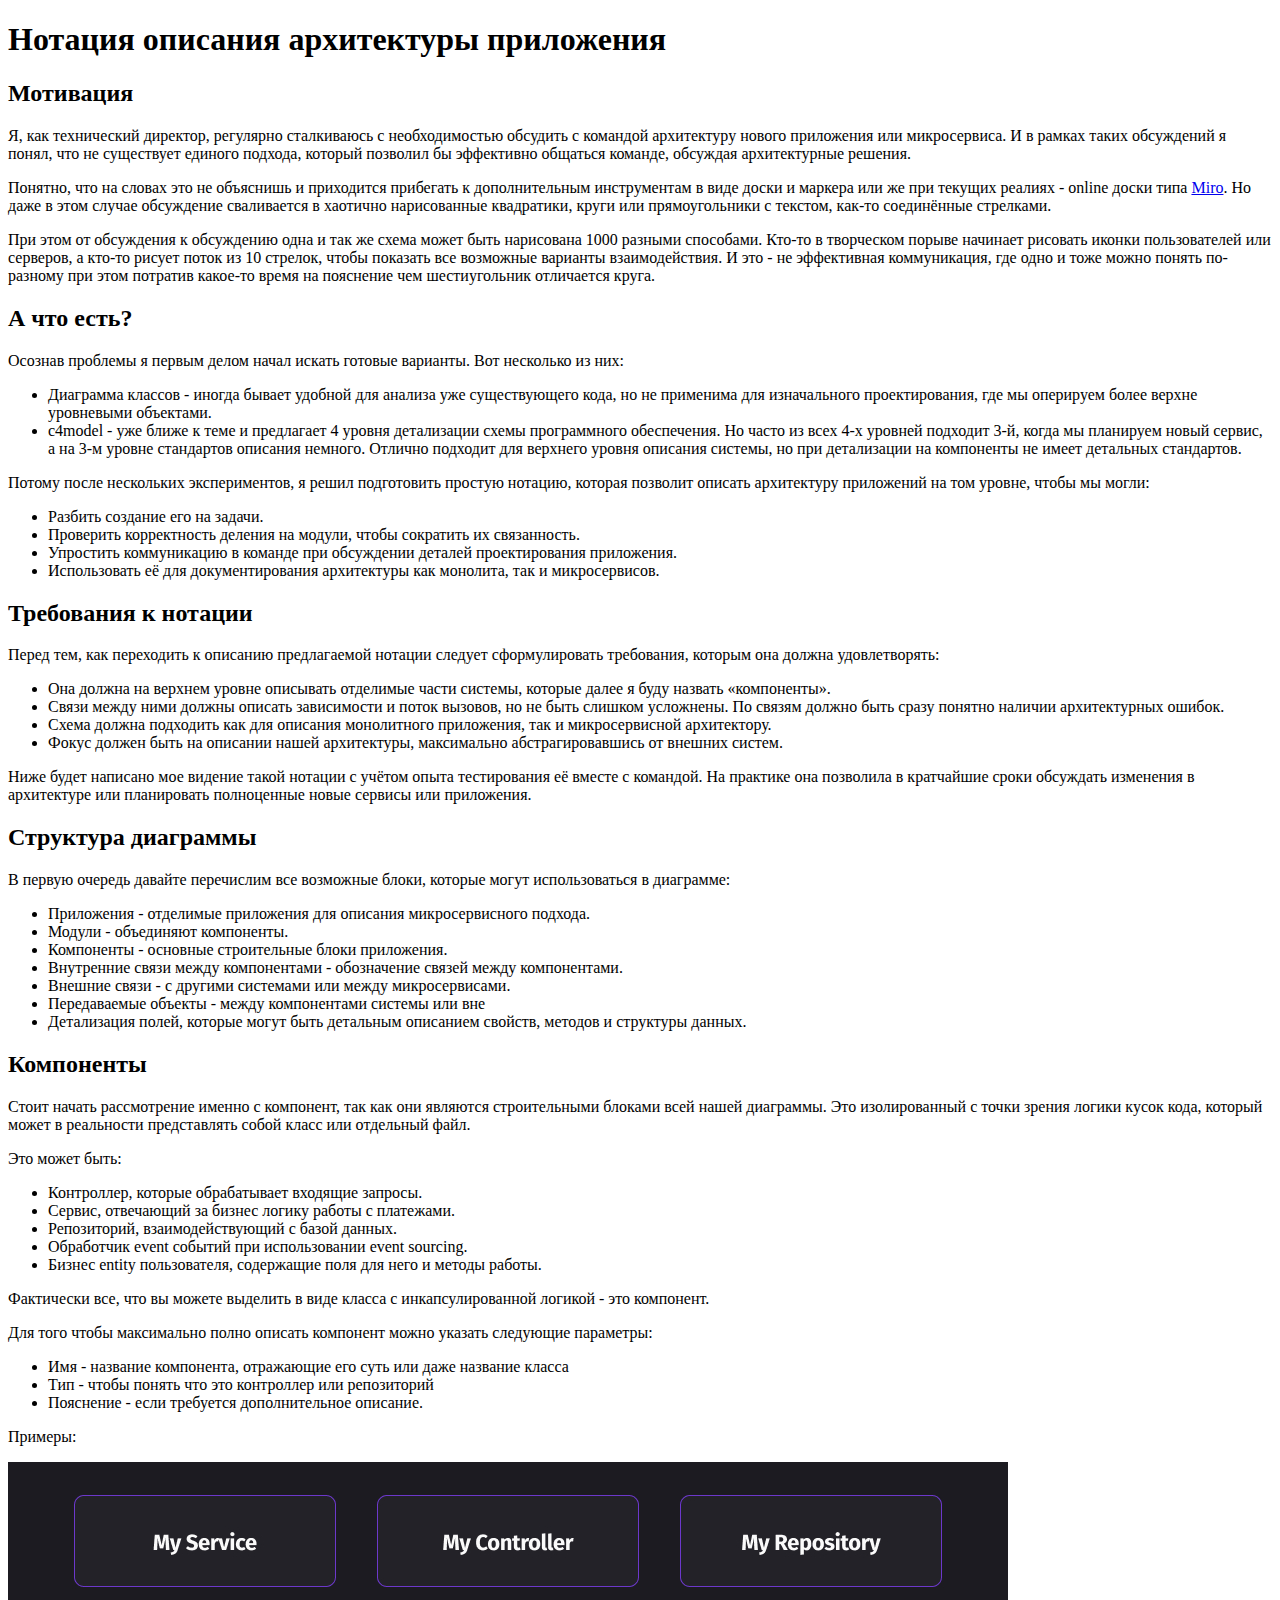
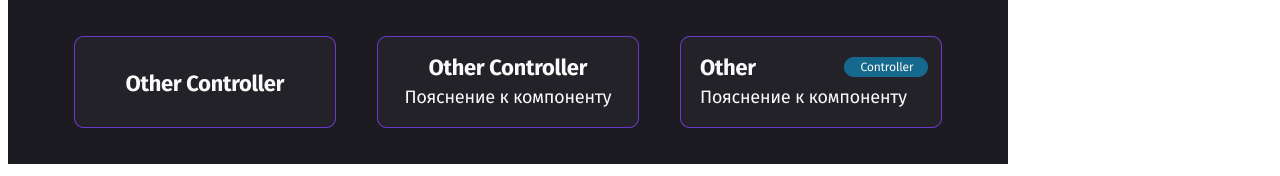
<file: index.html>
<!doctype html>
<html lang="ru">
<head>
  <meta charset="UTF-8">
  <meta name="viewport"
        content="width=device-width, user-scalable=no, initial-scale=1.0, maximum-scale=1.0, minimum-scale=1.0">
  <meta http-equiv="X-UA-Compatible" content="ie=edge">
  <title>Document</title>
</head>
<body>
<header>

</header>
<h1>Нотация описания архитектуры приложения</h1>
<h2>Мотивация</h2>
<p>Я, как технический директор, регулярно сталкиваюсь с необходимостью обсудить с командой архитектуру нового приложения
  или микросервиса. И в рамках таких обсуждений я понял, что не существует единого подхода, который позволил бы
  эффективно общаться команде, обсуждая архитектурные решения.</p>
<p>Понятно, что на словах это не объяснишь и приходится прибегать к дополнительным инструментам в виде доски и маркера
  или же при текущих реалиях - online доски типа <a href="https://miro.com/" target="_blank">Miro</a>. Но даже в этом
  случае
  обсуждение сваливается в хаотично
  нарисованные квадратики, круги или прямоугольники с текстом, как-то соединённые стрелками.</p>
<p>При этом от обсуждения к обсуждению одна и так же схема может быть нарисована 1000 разными способами. Кто-то в
  творческом порыве начинает рисовать иконки пользователей или серверов, а кто-то рисует поток из 10 стрелок, чтобы
  показать все возможные варианты взаимодействия. И это - не эффективная коммуникация, где одно и тоже можно понять
  по-разному при этом потратив какое-то время на пояснение чем шестиугольник отличается круга.</p>
<h2>А что есть?</h2>
<p>Осознав проблемы я первым делом начал искать готовые варианты. Вот несколько из них:</p>
<ul>
  <li>
    Диаграмма классов - иногда бывает удобной для анализа уже существующего кода, но не применима для изначального
    проектирования, где мы оперируем более верхне уровневыми объектами.
  </li>
  <li>
    c4model - уже ближе к теме и предлагает 4 уровня детализации схемы программного обеспечения. Но часто из всех 4-х
    уровней подходит 3-й, когда мы планируем новый сервис, а на 3-м уровне стандартов описания немного. Отлично подходит
    для верхнего уровня описания системы, но при детализации на компоненты не имеет детальных стандартов.
  </li>
</ul>
<p>Потому после нескольких экспериментов, я решил подготовить простую нотацию, которая позволит описать архитектуру
  приложений на том уровне, чтобы мы могли:</p>
<ul>
  <li>Разбить создание его на задачи.</li>
  <li>Проверить корректность деления на модули, чтобы сократить их связанность.</li>
  <li>Упростить коммуникацию в команде при обсуждении деталей проектирования приложения.</li>
  <li>Использовать её для документирования архитектуры как монолита, так и микросервисов.</li>
</ul>
<h2>Требования к нотации</h2>
<p>
  Перед тем, как переходить к описанию предлагаемой нотации следует сформулировать требования, которым она должна
  удовлетворять:</p>
<ul>
  <li>Она должна на верхнем уровне описывать отделимые части системы, которые далее я буду назвать «компоненты».</li>
  <li>Связи между ними должны описать зависимости и поток вызовов, но не быть слишком усложнены. По связям должно быть
    сразу понятно наличии архитектурных ошибок.
  </li>
  <li>Схема должна подходить как для описания монолитного приложения, так и микросервисной архитектору.</li>
  <li>Фокус должен быть на описании нашей архитектуры, максимально абстрагировавшись от внешних систем.</li>
</ul>
<p>Ниже будет написано мое видение такой нотации с учётом опыта тестирования её вместе с командой. На практике она
  позволила в кратчайшие сроки обсуждать изменения в архитектуре или планировать полноценные новые сервисы или
  приложения.</p>
<h2>Структура диаграммы</h2>
<p>В первую очередь давайте перечислим все возможные блоки, которые могут использоваться в диаграмме:</p>
<ul>
  <li>Приложения - отделимые приложения для описания микросервисного подхода.</li>
  <li>Модули - объединяют компоненты.</li>
  <li>Компоненты - основные строительные блоки приложения.</li>
  <li>Внутренние связи между компонентами - обозначение связей между компонентами.</li>
  <li>Внешние связи - с другими системами или между микросервисами.</li>
  <li>Передаваемые объекты - между компонентами системы или вне</li>
  <li>Детализация полей, которые могут быть детальным описанием свойств, методов и структуры данных.</li>
</ul>
<h2>Компоненты</h2>
<p>Стоит начать рассмотрение именно с компонент, так как они являются строительными блоками всей нашей диаграммы. Это
  изолированный с точки зрения логики кусок кода, который может в реальности представлять собой класс или отдельный
  файл.</p>
<p>Это может быть:</p>
<ul>
  <li>Контроллер, которые обрабатывает входящие запросы.</li>
  <li>Сервис, отвечающий за бизнес логику работы с платежами.</li>
  <li>Репозиторий, взаимодействующий с базой данных.</li>
  <li>Обработчик event событий при использовании event sourcing.</li>
  <li>Бизнес entity пользователя, содержащие поля для него и методы работы.</li>
</ul>
<p>Фактически все, что вы можете выделить в виде класса с инкапсулированной логикой - это компонент.</p>
<p>Для того чтобы максимально полно описать компонент можно указать следующие параметры:</p>
<ul>
  <li>Имя - название компонента, отражающие его суть или даже название класса</li>
  <li>Тип - чтобы понять что это контроллер или репозиторий</li>
  <li>Пояснение - если требуется дополнительное описание.</li>
</ul>
<p>Примеры:</p>
<img
    src="./images/image1.jpeg"
    alt="Пример оформления блоков в архитектуре"
/>

</body>
</html>
</file>
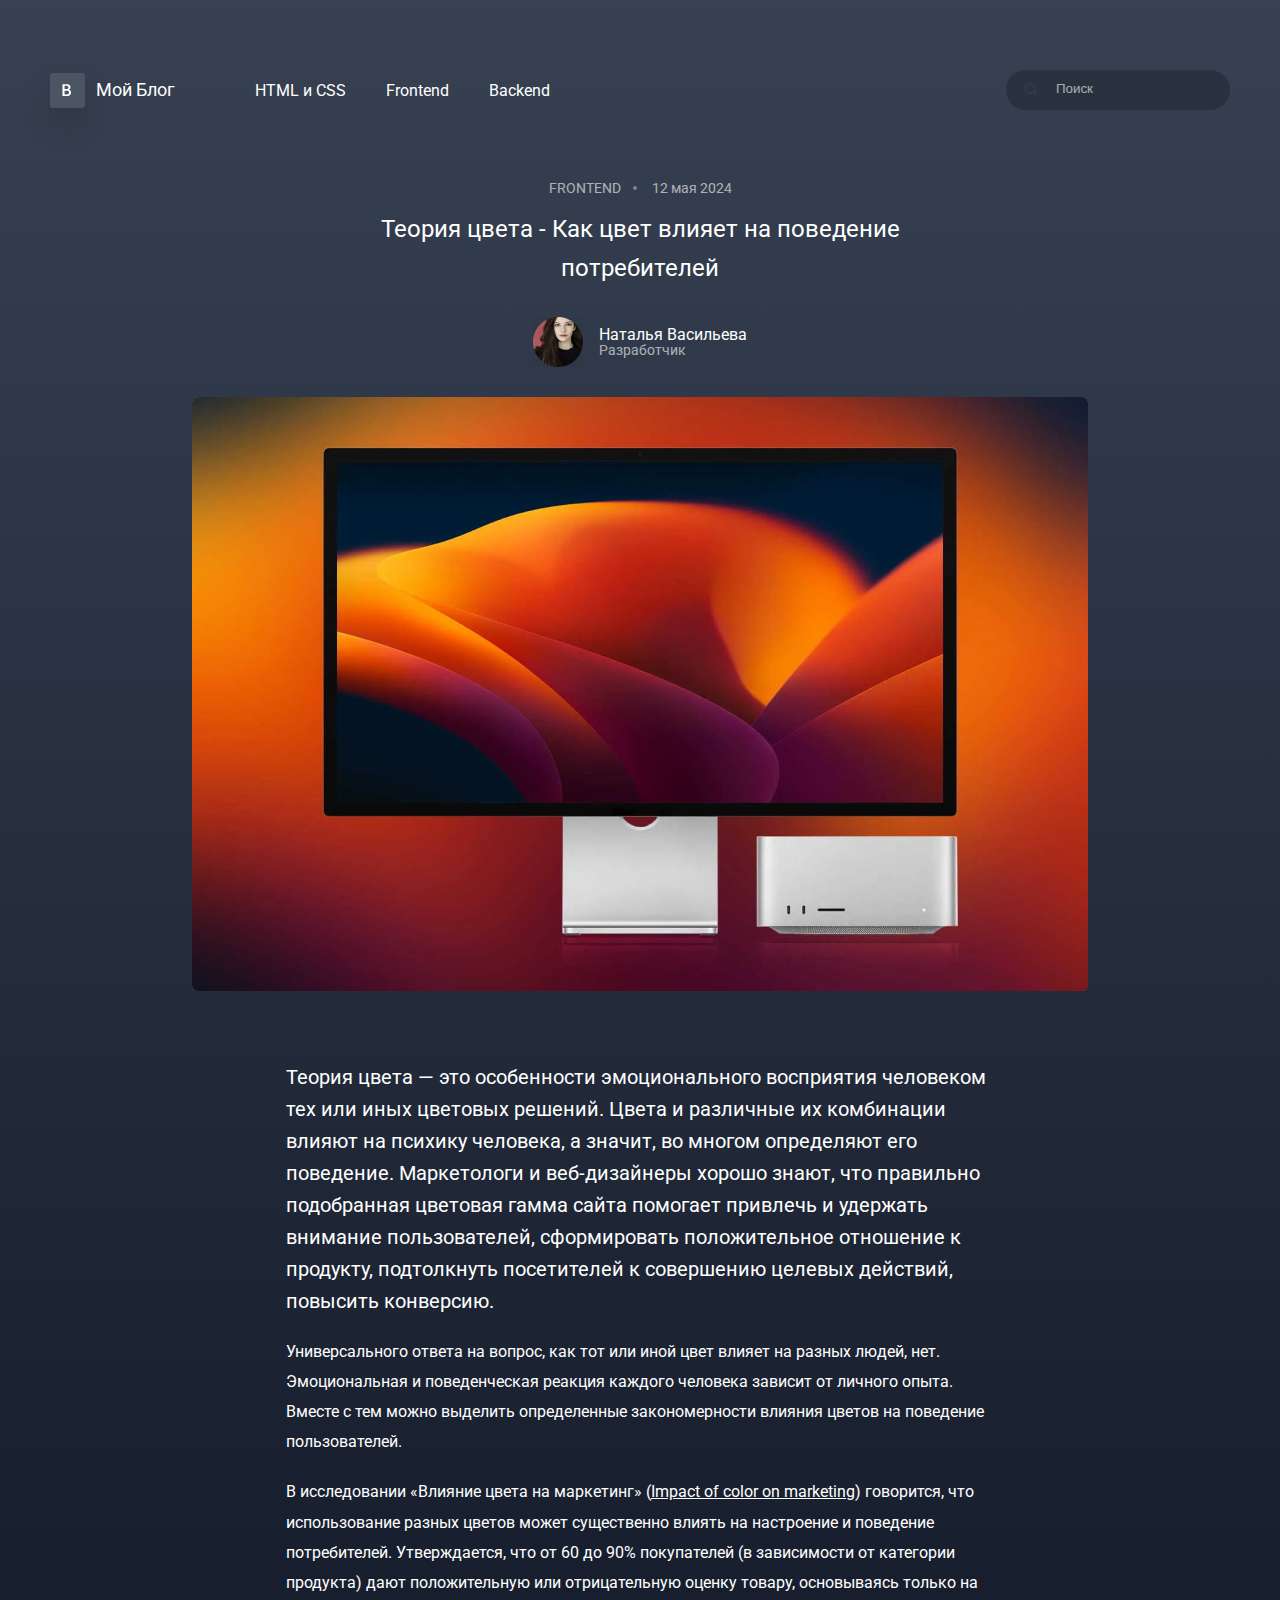
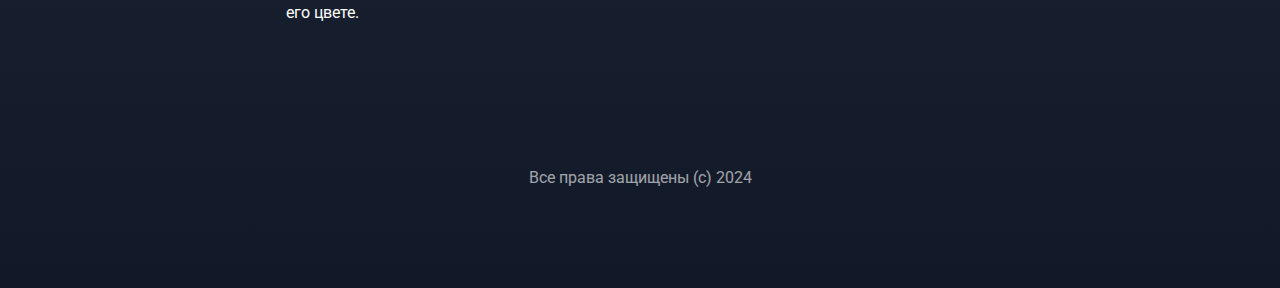
<file: 1-Blog/index.html>
<!doctype html>
<html lang="ru">
<head>
  <meta charset="UTF-8" />
  <meta name="viewport"
        content="width=device-width, user-scalable=no, initial-scale=1.0, maximum-scale=1.0, minimum-scale=1.0" />
  <meta http-equiv="X-UA-Compatible" content="ie=edge" />
  <link rel="preconnect" href="https://fonts.googleapis.com" />
  <link rel="preconnect" href="https://fonts.gstatic.com" crossorigin />
  <link href="https://fonts.googleapis.com/css2?family=Roboto&display=swap" rel="stylesheet" />
  <link rel="stylesheet" href="style.css" />
  <title>Теория цвета - Как цвет влияет на поведение потребителей | Мой блог</title>
</head>
<body>
<header class="page-header">
  <div class="page-header__container">
    <a class="page-header__logo logo" href="/">
      <div class="logo__icon"><img src="./images/logo.svg" alt="Логотип Мой Блог" /></div>
      <span class="logo__text">Мой Блог</span>
    </a>
    <nav class="main-nav">
      <ul class="main-nav__list">
        <li class="main-nav__item"><a href="/" class="main-nav__link">HTML и CSS</a></li>
        <li class="main-nav__item"><a href="/" class="main-nav__link">Frontend</a></li>
        <li class="main-nav__item"><a href="/" class="main-nav__link">Backend</a></li>
      </ul>
    </nav>
    <search class="search" role="search">
      <form class="page-header__search-form search-form" action="/search" method="get">
        <label class="search-form__search-label" for="search-query">
          <img src="./images/search.svg" alt="Поиск по блогу" />
        </label>
        <input class="search-form__search" type="search" name="search-query" id="search-query" placeholder="Поиск">
      </form>
    </search>
  </div>
</header>
<main class="page-content">
  <article class="post">
    <div class="post__info">
      <span class="post__category">FRONTEND</span>
      <time datetime="2024-05-12" class="post__date">12 мая 2024</time>
    </div>

    <h1 class="post__title">Теория цвета - Как цвет влияет на поведение потребителей</h1>

    <div class="post__author author">
      <img src="./images/author.jpg"
           alt="Фотография автора - Наталья Васильева" class="author__img"
           width="50"
           height="50"
      >

      <div class="author__info">
        <span class="author__name">Наталья Васильева</span>
        <span class="author__employee">Разработчик</span>
      </div>
    </div>

    <img src="./images/post-image.jpg"
         alt="картинка к посту Теория цвета - Как цвет влияет на поведение потребителей"
         class="post__image"
         width="896"
         height="594"
    />
    <div class="post__text-content">
      <p class="post__text">
        Теория цвета — это особенности эмоционального восприятия человеком тех или иных цветовых решений. Цвета и
        различные их комбинации влияют на психику человека, а значит, во многом определяют его поведение. Маркетологи
        и веб-дизайнеры хорошо знают, что правильно подобранная цветовая гамма сайта помогает привлечь и удержать
        внимание пользователей, сформировать положительное отношение к продукту, подтолкнуть посетителей к совершению
        целевых действий, повысить конверсию.</p>
      <p class="post__small-text">
        Универсального ответа на вопрос, как тот или иной цвет влияет на разных людей, нет. Эмоциональная и
        поведенческая реакция каждого человека зависит от личного опыта. Вместе с тем можно выделить определенные
        закономерности влияния цветов на поведение пользователей.
      </p>
      <p class="post__small-text">
        В исследовании «Влияние цвета на маркетинг» (<a class="post__text-link"
                                                        href="https://www.researchgate.net/publication/235320162_Impact_of_color_on_marketing">Impact
        of color on marketing</a>) говорится, что использование
        разных цветов может существенно влиять на настроение и поведение потребителей. Утверждается, что от 60 до 90%
        покупателей (в зависимости от категории продукта) дают положительную или отрицательную оценку товару,
        основываясь только на его цвете.
      </p>
    </div>
  </article>
</main>
<footer class="page-footer">
  <p class="footer__copyright">Все права защищены (c) 2024</p>
</footer>
</body>
</html>
</file>
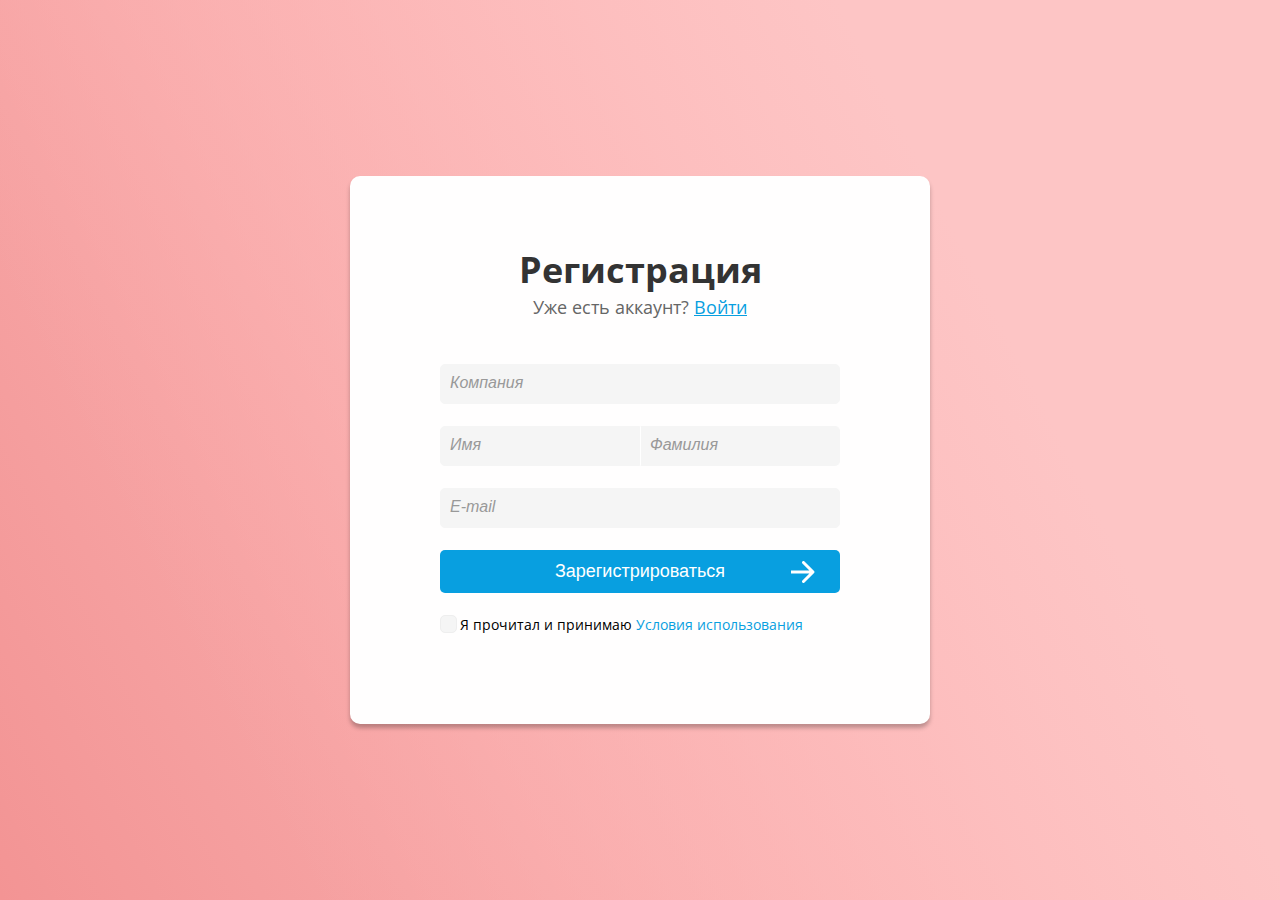
<file: 2-Form/index.html>
<!doctype html>
<html lang="ru">
<head>
  <meta charset="UTF-8" />
  <meta name="viewport"
        content="width=device-width, user-scalable=no, initial-scale=1.0, maximum-scale=1.0, minimum-scale=1.0" />
  <meta http-equiv="X-UA-Compatible" content="ie=edge" />
  <link rel="stylesheet" href="./style/style.css" />
  <link rel="preconnect" href="https://fonts.googleapis.com" />
  <link rel="preconnect" href="https://fonts.gstatic.com" crossorigin />
  <link href="https://fonts.googleapis.com/css2?family=Open+Sans:ital,wght@0,400;0,600;0,700;1,400&display=swap"
        rel="stylesheet" />
  <title>Форма регистрации</title>
</head>
<body>
<form class="form" action="/" method="post">
  <h1 class="form__title">Регистрация</h1>
  <p class="form__sub-title">
    Уже есть аккаунт? <a class="form__enter-link" href="#">Войти</a>
  </p>
  <div class="form__fields">
    <input class="form__input form__input--company" name="company" placeholder="Компания" />

    <input class="form__input form__input--first-name" name="first-name"
           placeholder="Имя" />
    <input class="form__input form__input--last-name" name="last-name"
           placeholder="Фамилия" />

    <input class="form__input form__input--email" type="email" name="email" placeholder="E-mail" />
    <button class="form__button form__button--submit" type="submit">Зарегистрироваться</button>
    <p class="form__agreement">
      <input class="form__checkbox" type="checkbox" name="agreement" id="agreement" />
      <label for="agreement">Я прочитал и принимаю <a class="form__checkbox-link" href="/">Условия
        использования</a></label>
    </p>
  </div>
</form>
</body>
</html>
</file>
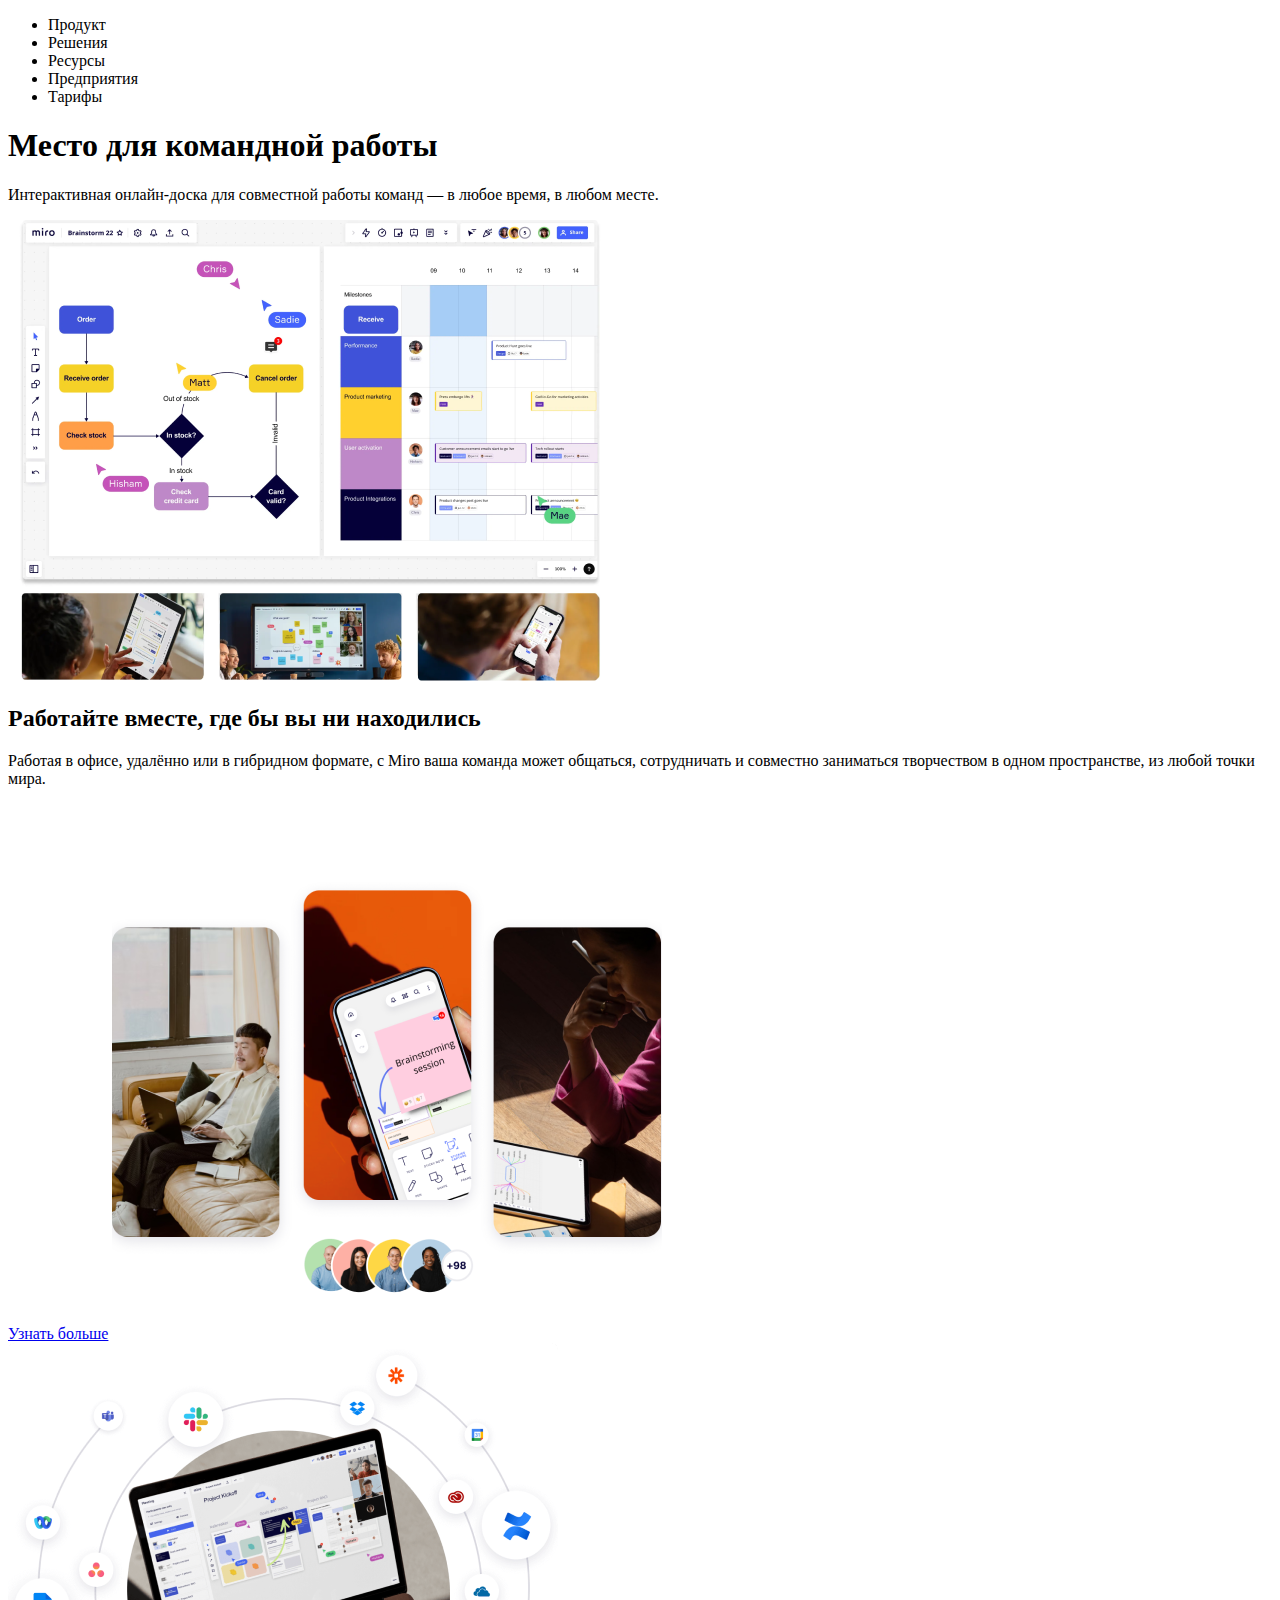
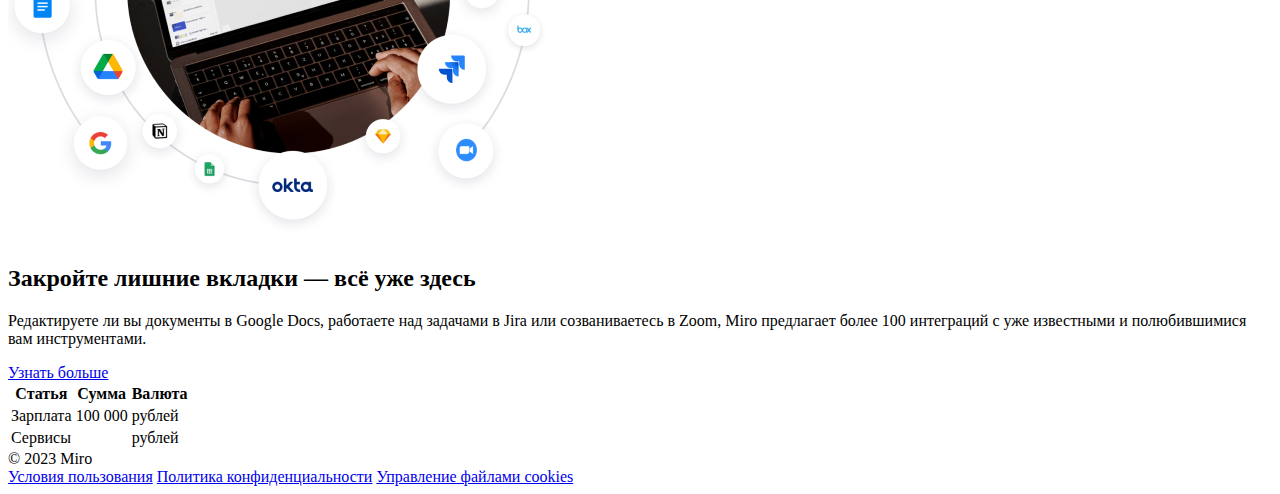
<file: miro/index.html>
<!DOCTYPE html>
<html lang="en">
<head>
  <meta charset="UTF-8" />
  <meta http-equiv="X-UA-Compatible" content="IE=edge" />
  <meta name="viewport" content="width=device-width, initial-scale=1.0" />
  <title>Miro</title>
</head>
<body>
<header>
  <nav>
    <ul>
      <li>Продукт</li>
      <li>Решения</li>
      <li>Ресурсы</li>
      <li>Предприятия</li>
      <li>Тарифы</li>
    </ul>
  </nav>
</header>
<main>
  <section>
    <h1>Место для командной работы</h1>
    <p>
      Интерактивная онлайн-доска для совместной работы команд — в любое
      время, в любом месте.
    </p>
    <form action="/register" method="get">

    </form>
    <img src="./images/hero.png" alt="Изображение экрана работы Miro" />
  </section>
  <section>
    <h2>Работайте вместе, где бы вы ни находились</h2>
    <p>
      Работая в офисе, удалённо или в гибридном формате, с Miro ваша команда
      может общаться, сотрудничать и совместно заниматься творчеством в
      одном пространстве, из любой точки мира.
    </p>
    <a href="#">Узнать больше</a>
    <img src="./images/1.png" alt="Работа в Miro с мобильных устройств" />
  </section>
  <section>
    <img src="./images/2.png" alt="Сервисы вокруг Miro" />
    <h2>Закройте лишние вкладки — всё уже здесь</h2>
    <p>
      Редактируете ли вы документы в Google Docs, работаете над задачами в
      Jira или созваниваетесь в Zoom, Miro предлагает более 100 интеграций с
      уже известными и полюбившимися вам инструментами.
    </p>
    <a href="#">Узнать больше</a>
  </section>
  <section>
    <table>
      <tr>
        <th>Статья</th>
        <th>Сумма</th>
        <th>Валюта</th>
      </tr>
      <tr>
        <td>Зарплата</td>
        <td>100 000</td>
        <td>рублей</td>
      </tr>
      <tr>
        <td>Сервисы</td>
        <td></td>
        <td>рублей</td>
      </tr>
    </table>
  </section>
</main>
<footer>
  <div>&#169; 2023 Miro</div>
  <div>
    <a href="#">Условия пользования</a>
    <a href="#">Политика конфиденциальности</a>
    <a href="#">Управление файлами cookies</a>
  </div>
</footer>
</body>
</html>
</file>
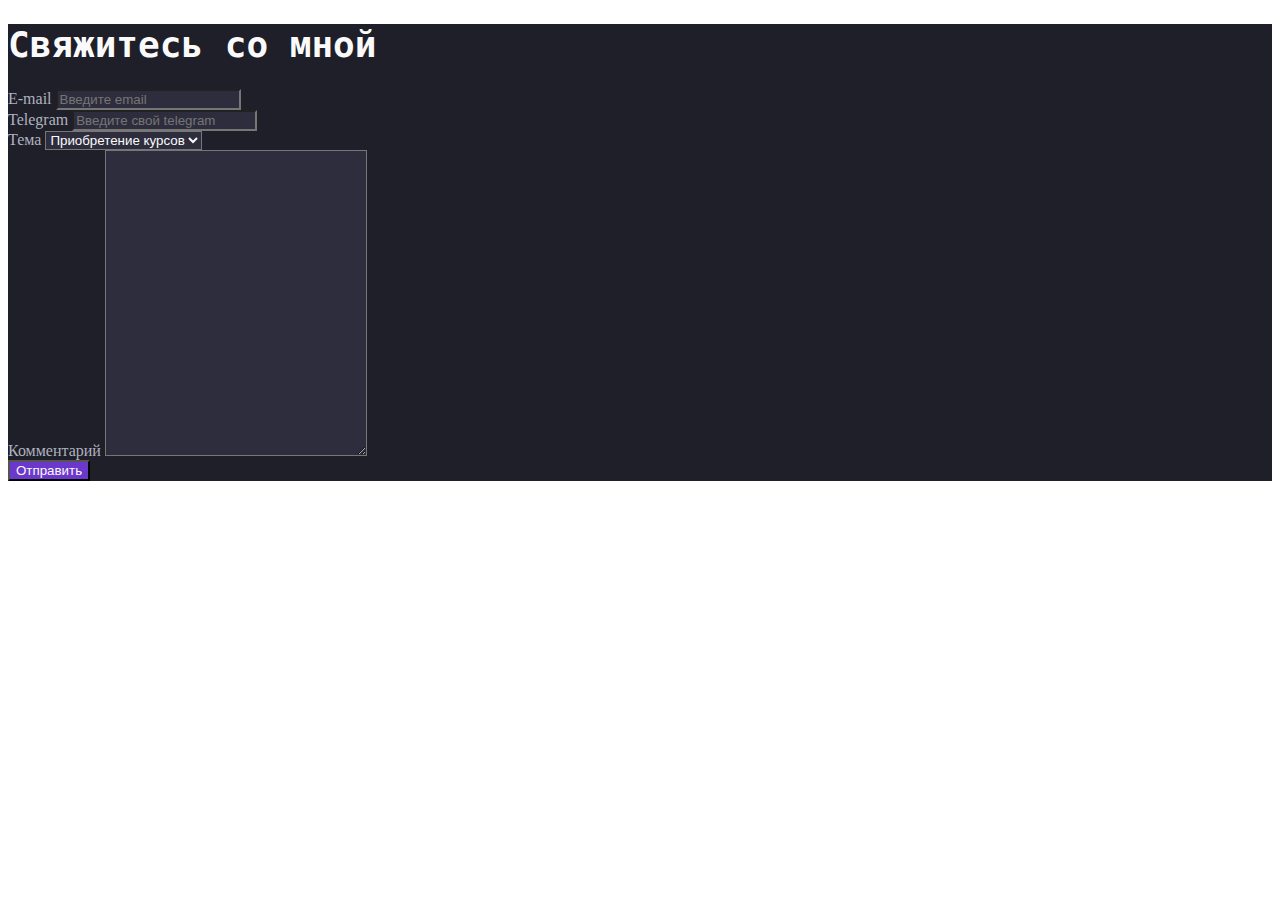
<file: PurpleSchool/form.html>
<!DOCTYPE html>
<html lang="ru">
<head>
  <meta charset="UTF-8" />
  <meta http-equiv="X-UA-Compatible" content="IE=edge" />
  <meta name="viewport" content="width=device-width, initial-scale=1.0" />
  <title>Form</title>
  <link rel="stylesheet" href="./style/style.css">
</head>
<body>
<main>
  <h1>Свяжитесь со мной</h1>
  <form action="#">
    <div>
      <label for="email">E-mail</label>
      <input
          type="email"
          id="email"
          placeholder="Введите email"
          name="email"
          required
      />
    </div>
    <div>
      <label for="telegram">Telegram</label>
      <input
          type="text"
          id="telegram"
          placeholder="Введите свой telegram"
          name="telegram"
      />
    </div>
    <div>
      <label for="topic">Тема</label>
      <select name="topic" id="topic" required>
        <option value="buy">Приобретение курсов</option>
        <option value="payments">Вопрос по оплате</option>
        <option value="training">Заказ тренинга</option>
      </select>
    </div>
    <div>
      <label for="comment">Комментарий</label>
      <textarea name="comment" id="comment" cols="30" rows="20"></textarea>
    </div>
    <button>Отправить</button>
  </form>
</main>
</body>
</html>
</file>
<file: 1-Blog/style.css>
* {
    box-sizing: border-box;
}

body {
    margin: 0;

    font-family: 'Roboto', sans-serif;
    font-size: 20px;
    font-style: normal;
    font-weight: 400;
    line-height: 1.6;

    color: #FFFFFF;
    background: linear-gradient(180deg, #374151 0%, #111827 100%);
}

.page-header {
    padding: 70px 0;

    font-size: 18px;
    font-style: normal;
    font-weight: 400;
    line-height: 1.17;
}

.page-header__container {
    display: flex;
    margin: 0 auto;
    padding: 0 10px;
    max-width: 1200px;
}

.page-header__logo {
    margin-right: 80px;
}

.logo {
    display: inline-flex;
    justify-content: center;
    align-items: center;
    color: #FFFFFF;

    font-size: 18px;
    line-height: 1.17;
    font-weight: 400;
    text-decoration: none;
}

.logo__icon {
    display: block;
    margin-right: 11px;
    padding: 6px 12px;

    width: 35px;
    height: 35px;

    border-radius: 3px;
    background: #4B5563;
    box-shadow: 0px 15px 30px 0px rgba(0, 0, 0, 0.15);
}
.main-nav {
    display: flex;
    align-items: center;
}
.main-nav__list {
    display: flex;
    gap: 40px;
    padding: 0;
    margin: 0;
    list-style: none;
}

.main-nav__link {
    text-decoration: none;

    font-size: 16px;
    font-style: normal;
    font-weight: 400;
    line-height: 1.17;
    color: #FFFFFF;
}

.search {
    margin-left: auto;
}

.search-form {
    position: relative;
}

.search-form__search {
    display: block;
    position: relative;

    padding: 9px 12px 12px 50px;
    width: 224px;
    height: 40px;

    border: none;
    border-radius: 100px;
    background: rgba(31, 41, 55, 0.60);
    color: #FFFFFF;
}

.search-form__search::placeholder {
    color: #FFFFFF;
    opacity: 0.6;
}

.search-form__search-label {
    position: absolute;
    top: 9px;
    left: 18px;
}

.page-content {
    padding: 0 10px;
}

.post__info {
    display: block;
    margin: 0 0 14px;

    color: #FFF;
    font-size: 14px;
    font-style: normal;
    font-weight: 400;
    line-height: 1.17;
    opacity: 0.6;
    text-align: center;
}

.post__category {
    position: relative;
    display: inline-block;
    padding-right: 28px;
}

.post__category::after {
    content: "";
    right: 12px;
    top: 50%;
    transform: translateY(-50%);
    position: absolute;
    width: 4px;
    height: 4px;
    border-radius: 100%;
    background: rgba(255, 255, 255, 0.60);
}

.post__title {
    max-width: 525px;
    margin: 0 auto 30px;

    text-align: center;
    font-size: 24px;
    font-weight: 400;
    line-height: 1.6;
}

.author {
    display: flex;
    justify-content: center;
    gap: 16px;
    margin: 0 0 30px;
}

.author__info {
    display: flex;
    flex-direction: column;
    justify-content: center;
    margin: 0;
}

.author__name {
    font-size: 16px;
    font-weight: 400;
    line-height: 1;
}

.author__employee {
    font-size: 14px;
    font-weight: 400;
    line-height: 1;
    opacity: 0.6;
}

.post__image {
    display: block;
    width: 100%;
    max-width: 896px;
    height: auto;
    margin: 0 auto 70px;
    border-radius: 6px;
}

.post__text-content {
    margin: 0 auto;
    max-width: 708px;
}

.post__text {
    margin: 0 0 20px;
}

.post__small-text {
    margin: 0 0 20px;
    font-size: 16px;
    font-weight: 400;
    line-height: 1.88;
}

.post__text-link {
    color: #FFF;
    text-decoration-line: underline;
}

.page-footer {
    padding: 100px 0 80px;
}

.footer__copyright {
    color: #FFF;
    text-align: center;
    font-size: 16px;
    font-weight: 400;
    line-height: 1.75;
    opacity: 0.6;
}
</file>
<file: 2-Form/style/style.css>
:root {
    --page-background: linear-gradient(243deg, #FDC5C5 25.45%, rgba(242, 152, 222, 0.00) 100%),
    linear-gradient(243deg, #FFA5A5 32.96%, rgba(255, 255, 255, 0.00) 82.03%), #F39494;

    --input-background-color: #F5F5F5;

    --activ-element-color: #089FE0;
}

* {
    box-sizing: border-box;
}

body {
    margin: 0;
    padding: 10px 10px;
    min-height: 100vh;
    font-family: "Open Sans", sans-serif;
    box-sizing: border-box;
    background: var(--page-background);
    display: flex;
    align-items: center;
    justify-content: center;
}

.form {
    display: flex;
    flex-wrap: wrap;
    padding: 70px 90px 90px;
    max-width: 580px;

    border-radius: 10px;
    background: #FFFEFE;
    box-shadow: 0 4px 4px 0 rgba(0, 0, 0, 0.25);
}

.form__title,
.form__sub-title {
    padding: 0;
    margin: 0;
    width: 100%;
    text-align: center;
}

.form__title {
    font-size: 36px;
    font-weight: 700;
    line-height: 1.36;
    color: #333;
}

.form__sub-title {
    color: #666;
    font-size: 18px;
    font-weight: 400;
    line-height: 1.36;
}

.form__enter-link {
    color: var(--activ-element-color);
    text-decoration-line: underline;
}

.form__fields {
    margin-top: 45px;
    display: flex;
    flex-wrap: wrap;
    row-gap: 22px;
}

.form__input {
    padding: 9px 9px 11px;
    width: 100%;
    border-radius: 5px;
    background: var(--input-background-color);

    font-size: 16px;
    font-weight: 600;
    line-height: normal;
    color: #333;

    border: 1px solid var(--input-background-color);
}

.form__input::placeholder {
    color: #999;
    font-weight: 400;
    font-style: italic;
}

.form__input:focus,
.form__input:hover,
.form__input:not(:placeholder-shown) {
    background: #FFF;
    outline: none;
}

.form__input--first-name,
.form__input--last-name {
    width: 180px;
    flex-grow: 1;
}

.form__input--first-name {
    border-radius: 5px 0 0 5px;
}

.form__input--last-name {
    border-radius: 0 5px 5px 0;
    border-left: 1px solid #FFFFFF;
}

.form__button {
    display: block;
    padding: 9px 50px;
    border-radius: 5px;
    width: 100%;
    border: none;
    background: none;

    font-size: 18px;
    line-height: 1.36;
    font-weight: 400;
    text-align: center;
}

.form__button:hover,
.form__button:focus {
    opacity: 0.85;
}

.form__button--submit {
    position: relative;
    background-color: var(--activ-element-color);
    color: #FFFFFF;
}

.form__button--submit:before {
    content: "";
    position: absolute;
    top: 50%;
    transform: translateY(-50%);
    right: 25px;
    display: block;
    width: 25px;
    height: 22px;
    background-image: url("./../images/arrow.svg");
    background-repeat: no-repeat;
    background-position: center center;
}

.form__agreement {
    margin: 0;
    font-size: 14px;
}

.form__checkbox {
    position: absolute;
    z-index: -1;
    opacity: 0;
}

.form__checkbox + label {
    display: block;
    padding-left: 20px;
    user-select: none;
    position: relative;
}

.form__checkbox + label::before {
    content: '';
    position: absolute;
    left: 0;
    top: 0;
    width: 15px;
    height: 16px;
    border-radius: 5px;
    border: 1px solid #EEE;
    background-color: var(--input-background-color);
    background-repeat: no-repeat;
    background-position: center center;
    background-size: 50% 50%;
}

.form__checkbox:checked + label::before {
    border-color: var(--activ-element-color);
    background-color: var(--activ-element-color);
    background-image: url("./../images/checked.svg");
}

/* стили при наведении курсора на checkbox */
.custom-checkbox:not(:disabled):not(:checked) + label:hover::before {
    border-color: #b3d7ff;
}

/* стили для активного состояния чекбокса (при нажатии на него) */
.custom-checkbox:not(:disabled):active + label::before {
    background-color: var(--activ-element-color);
    border-color: var(--activ-element-color);
}

/* стили для чекбокса, находящегося в фокусе */
.custom-checkbox:focus + label::before {
    box-shadow: 0 0 0 0.2rem rgba(0, 123, 255, 0.25);
}

/* стили для чекбокса, находящегося в фокусе и не находящегося в состоянии checked */
.custom-checkbox:focus:not(:checked) + label::before {
    border-color: var(--activ-element-color);
}

/* стили для чекбокса, находящегося в состоянии disabled */
.custom-checkbox:disabled + label::before {
    background-color: #e9ecef;
}

.form__checkbox-link {
    color: var(--activ-element-color);
    text-decoration: none;
}
</file>
<file: PurpleSchool/style/style.css>
main {
    background-color: #1E1F29;
}

h1 {
    color: #FAFAFA;
    font-size: 36px;
    font-weight: 700;
    font-family: 'Andale Mono', monospace;
}

input, textarea, select {
    background: #2E2D3D;
    color: #FAFAFA;
}

label {
    color: #AFB2BF;
}

button {
    background-color: #6C38CC;
    color: #FAFAFA;
}
</file>
